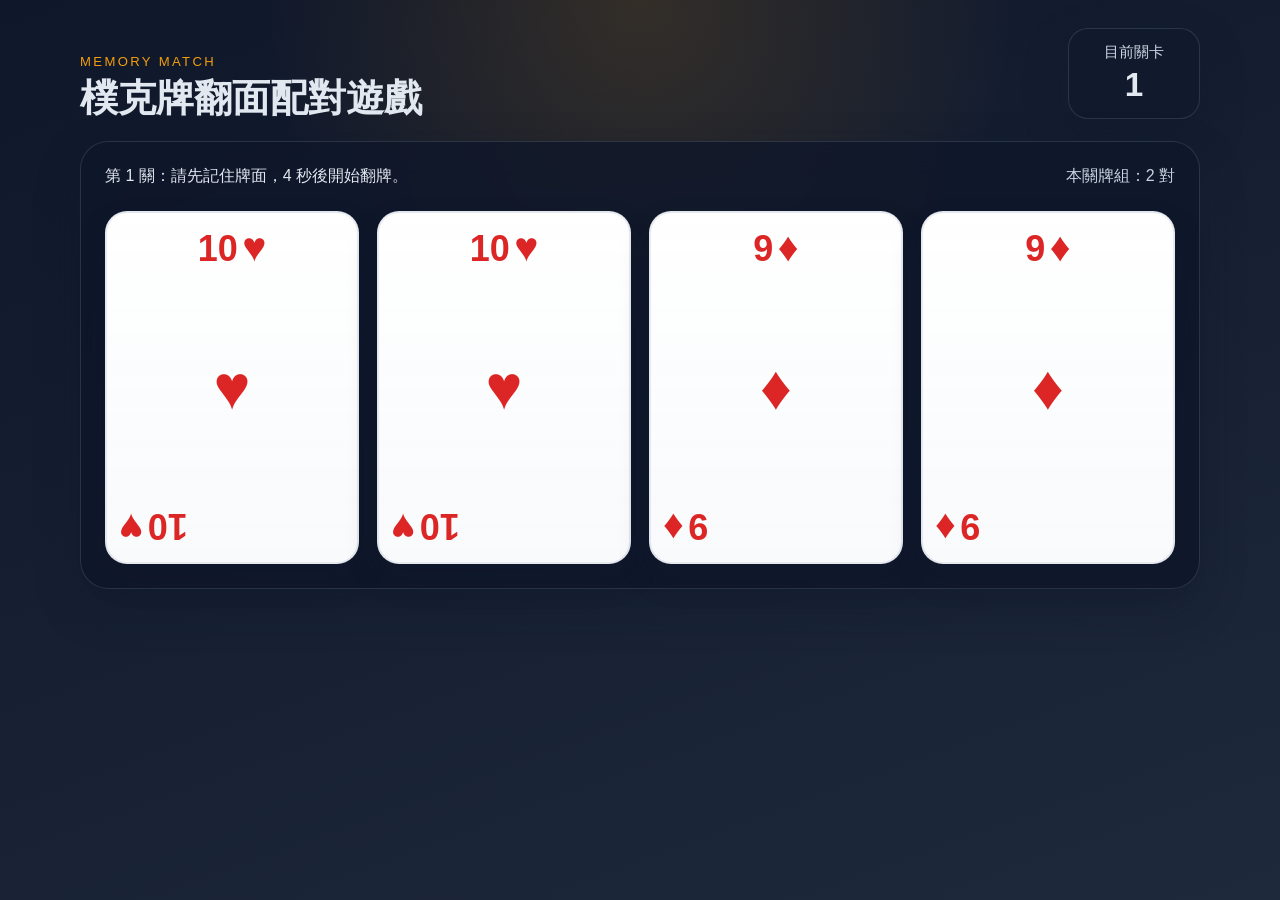
<file: index.html>
<!doctype html>
<html lang="zh-Hant">
  <head>
    <meta charset="utf-8">
    <meta name="viewport" content="width=device-width, initial-scale=1">
    <title>樸克牌翻面配對遊戲</title>
    <link rel="stylesheet" href="styles.css">
  </head>
  <body>
    <main class="app-shell">
      <header class="topbar">
        <div>
          <p class="eyebrow">Memory Match</p>
          <h1>樸克牌翻面配對遊戲</h1>
        </div>
        <div class="level-badge" aria-label="目前關卡">
          <span>目前關卡</span>
          <strong id="level-number">1</strong>
        </div>
      </header>

      <section class="game-panel" aria-labelledby="status-text">
        <div class="hud">
          <p id="status-text" class="status-text" role="status" aria-live="polite">遊戲準備中...</p>
          <p class="pair-text">本關牌組：<span id="pair-count">2</span> 對</p>
        </div>

        <div id="board-stage" class="board-stage">
          <div id="board" class="board" aria-label="樸克牌配對區"></div>
        </div>
      </section>
    </main>

    <div id="overlay" class="overlay hidden" aria-hidden="true">
      <section class="dialog" aria-modal="true" aria-labelledby="dialog-title">
        <h2 id="dialog-title">本關完成</h2>
        <p id="dialog-message">請選擇下一步。</p>
        <div class="dialog-actions">
          <button id="continue-btn" type="button">繼續遊戲</button>
          <button id="next-level-btn" class="primary" type="button">增加難度</button>
          <button id="end-btn" class="ghost" type="button">結束遊戲</button>
          <button id="restart-btn" class="hidden" type="button">重新開始</button>
        </div>
        <section id="jump-panel" class="jump-panel hidden" aria-labelledby="jump-title">
          <p id="jump-title" class="jump-title">快速跳關</p>
          <div id="jump-buttons" class="jump-buttons"></div>
        </section>
      </section>
    </div>

    <script src="script.js"></script>
  </body>
</html>
</file>
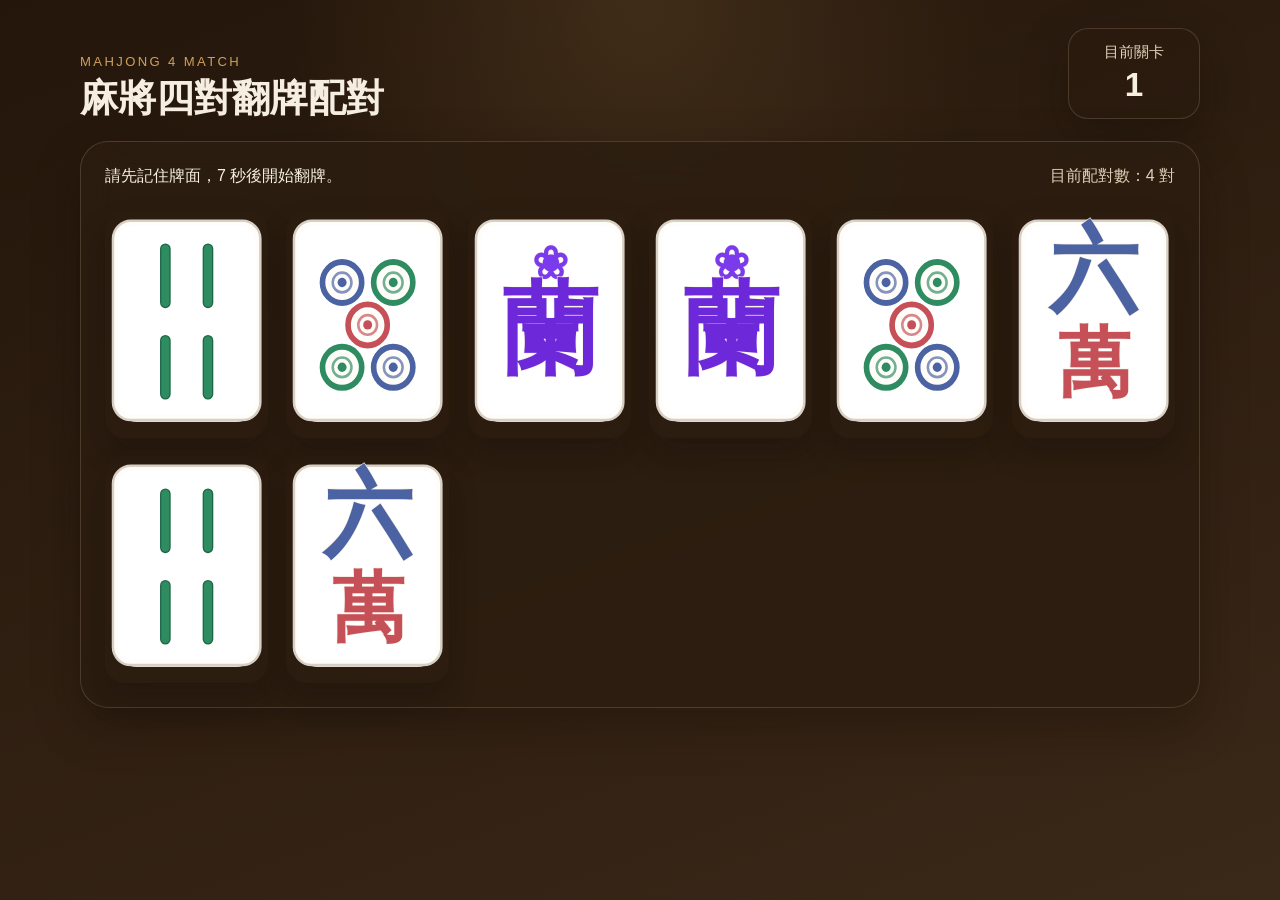
<file: mahjong-4match.html>
<!doctype html>
<html lang="zh-Hant">
  <head>
    <meta charset="utf-8">
    <meta name="viewport" content="width=device-width, initial-scale=1">
    <title>麻將四對翻牌配對</title>
    <link rel="stylesheet" href="mahjong-match.css">
  </head>
  <body>
    <main class="app-shell">
      <header class="topbar">
        <div>
          <p class="eyebrow">Mahjong 4 Match</p>
          <h1>麻將四對翻牌配對</h1>
        </div>
        <div class="level-badge" aria-label="目前關卡">
          <span>目前關卡</span>
          <strong id="level-number">1</strong>
        </div>
      </header>

      <section class="game-panel" aria-labelledby="status-text">
        <div class="hud">
          <p id="status-text" class="status-text" role="status" aria-live="polite">遊戲準備中…</p>
          <p class="pair-text">目前配對數：<span id="pair-count">4</span> 對</p>
        </div>

        <div id="board-stage" class="board-stage">
          <div id="board" class="board" aria-label="麻將翻牌區"></div>
        </div>
      </section>
    </main>

    <div id="overlay" class="overlay hidden" aria-hidden="true">
      <section class="dialog" aria-modal="true" aria-labelledby="dialog-title">
        <h2 id="dialog-title">遊戲訊息</h2>
        <p id="dialog-message">請選擇接下來要進行的動作。</p>
        <div class="dialog-actions">
          <button id="continue-btn" class="primary" type="button">繼續遊戲</button>
          <button id="end-btn" class="ghost" type="button">結束遊戲</button>
          <button id="restart-btn" class="hidden" type="button">重新開始</button>
        </div>
      </section>
    </div>

    <script src="mahjong-tiles.js"></script>
    <script src="mahjong-4match.js"></script>
  </body>
</html>
</file>
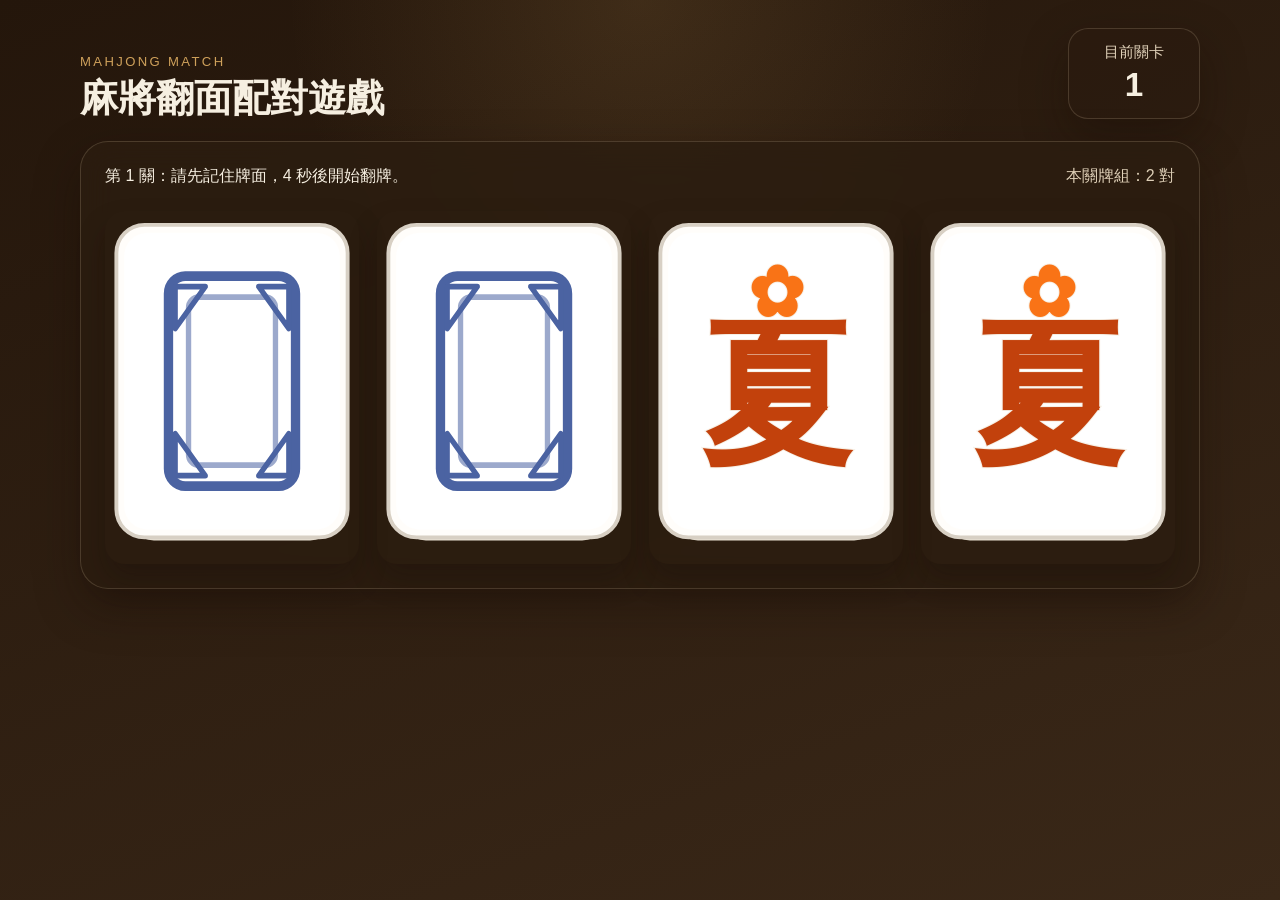
<file: mahjong-match.html>
<!doctype html>
<html lang="zh-Hant">
  <head>
    <meta charset="utf-8">
    <meta name="viewport" content="width=device-width, initial-scale=1">
    <title>麻將翻面配對遊戲</title>
    <link rel="stylesheet" href="mahjong-match.css">
  </head>
  <body>
    <main class="app-shell">
      <header class="topbar">
        <div>
          <p class="eyebrow">Mahjong Match</p>
          <h1>麻將翻面配對遊戲</h1>
        </div>
        <div class="level-badge" aria-label="目前關卡">
          <span>目前關卡</span>
          <strong id="level-number">1</strong>
        </div>
      </header>

      <section class="game-panel" aria-labelledby="status-text">
        <div class="hud">
          <p id="status-text" class="status-text" role="status" aria-live="polite">遊戲準備中...</p>
          <p class="pair-text">本關牌組：<span id="pair-count">2</span> 對</p>
        </div>

        <div id="board-stage" class="board-stage">
          <div id="board" class="board" aria-label="麻將配對區"></div>
        </div>
      </section>
    </main>

    <div id="overlay" class="overlay hidden" aria-hidden="true">
      <section class="dialog" aria-modal="true" aria-labelledby="dialog-title">
        <h2 id="dialog-title">本關完成</h2>
        <p id="dialog-message">請選擇下一步。</p>
        <div class="dialog-actions">
          <button id="continue-btn" type="button">繼續遊戲</button>
          <button id="next-level-btn" class="primary" type="button">增加難度</button>
          <button id="end-btn" class="ghost" type="button">結束遊戲</button>
          <button id="restart-btn" class="hidden" type="button">重新開始</button>
        </div>
        <section id="jump-panel" class="jump-panel hidden" aria-labelledby="jump-title">
          <p id="jump-title" class="jump-title">快速跳關</p>
          <div id="jump-buttons" class="jump-buttons"></div>
        </section>
      </section>
    </div>

    <script src="mahjong-tiles.js"></script>
    <script src="mahjong-match.js"></script>
  </body>
</html>
</file>
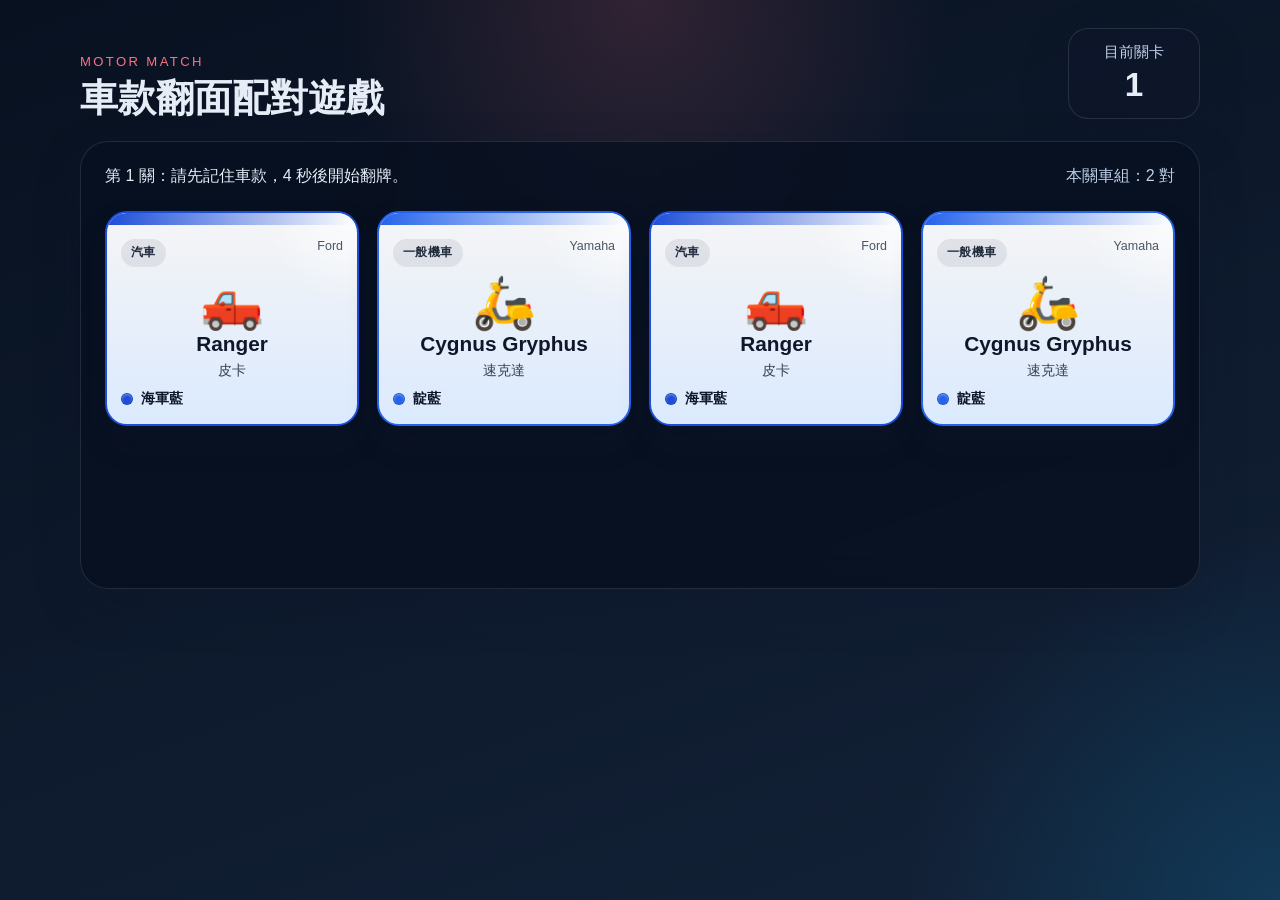
<file: motor-match.html>
<!doctype html>
<html lang="zh-Hant">
  <head>
    <meta charset="utf-8">
    <meta name="viewport" content="width=device-width, initial-scale=1">
    <title>車款翻面配對遊戲</title>
    <link rel="stylesheet" href="motor-match.css">
  </head>
  <body>
    <main class="app-shell">
      <header class="topbar">
        <div>
          <p class="eyebrow">Motor Match</p>
          <h1>車款翻面配對遊戲</h1>
        </div>
        <div class="level-badge" aria-label="目前關卡">
          <span>目前關卡</span>
          <strong id="level-number">1</strong>
        </div>
      </header>

      <section class="game-panel" aria-labelledby="status-text">
        <div class="hud">
          <p id="status-text" class="status-text" role="status" aria-live="polite">遊戲準備中...</p>
          <p class="pair-text">本關車組：<span id="pair-count">2</span> 對</p>
        </div>

        <div id="board" class="board" aria-label="車款配對區"></div>
      </section>
    </main>

    <div id="overlay" class="overlay hidden" aria-hidden="true">
      <section class="dialog" aria-modal="true" aria-labelledby="dialog-title">
        <h2 id="dialog-title">本關完成</h2>
        <p id="dialog-message">請選擇下一步。</p>
        <div class="dialog-actions">
          <button id="continue-btn" type="button">繼續遊戲</button>
          <button id="next-level-btn" class="primary" type="button">增加難度</button>
          <button id="end-btn" class="ghost" type="button">結束遊戲</button>
          <button id="restart-btn" class="hidden" type="button">重新開始</button>
        </div>
        <section id="jump-panel" class="jump-panel hidden" aria-labelledby="jump-title">
          <p id="jump-title" class="jump-title">快速跳關</p>
          <div id="jump-buttons" class="jump-buttons"></div>
        </section>
      </section>
    </div>

    <script src="motor-match.js"></script>
  </body>
</html>
</file>
<file: styles.css>
:root {
  --bg-start: #0f172a;
  --bg-end: #1e293b;
  --panel: rgba(15, 23, 42, 0.78);
  --panel-border: rgba(148, 163, 184, 0.2);
  --text-main: #e2e8f0;
  --text-muted: #cbd5e1;
  --accent: #f59e0b;
  --accent-strong: #ea580c;
  --card-back-start: #2563eb;
  --card-back-end: #1d4ed8;
  --card-front: #fffdf8;
  --shadow: 0 18px 45px rgba(15, 23, 42, 0.32);
  --danger: #dc2626;
  --success: #22c55e;
}

* {
  box-sizing: border-box;
}

body {
  margin: 0;
  min-height: 100vh;
  font-family: "Segoe UI", "Noto Sans TC", sans-serif;
  color: var(--text-main);
  overflow-x: hidden;
  background:
    radial-gradient(circle at top, rgba(245, 158, 11, 0.15), transparent 34%),
    linear-gradient(160deg, var(--bg-start), var(--bg-end));
}

button {
  font: inherit;
}

.app-shell {
  width: min(1120px, calc(100% - 32px));
  margin: 0 auto;
  padding: 28px 0 40px;
}

.topbar {
  display: flex;
  align-items: end;
  justify-content: space-between;
  gap: 20px;
  margin-bottom: 22px;
}

.eyebrow {
  margin: 0 0 8px;
  color: var(--accent);
  font-size: 0.82rem;
  letter-spacing: 0.18em;
  text-transform: uppercase;
}

h1 {
  margin: 0;
  font-size: clamp(1.9rem, 3vw, 3rem);
  line-height: 1.1;
}

.level-badge {
  min-width: 132px;
  padding: 14px 18px;
  border: 1px solid var(--panel-border);
  border-radius: 20px;
  background: rgba(15, 23, 42, 0.55);
  box-shadow: var(--shadow);
  text-align: center;
}

.level-badge span {
  display: block;
  color: var(--text-muted);
  font-size: 0.92rem;
}

.level-badge strong {
  display: block;
  margin-top: 4px;
  font-size: clamp(1.6rem, 2.6vw, 2.2rem);
}

.game-panel {
  display: flex;
  flex-direction: column;
  padding: 24px;
  border: 1px solid var(--panel-border);
  border-radius: 28px;
  background: var(--panel);
  box-shadow: var(--shadow);
  backdrop-filter: blur(16px);
}

.hud {
  display: flex;
  justify-content: space-between;
  align-items: center;
  gap: 16px;
  flex-wrap: wrap;
  margin-bottom: 24px;
}

.status-text,
.pair-text {
  margin: 0;
}

.status-text {
  font-size: 1rem;
  color: var(--text-main);
}

.pair-text {
  color: var(--text-muted);
}

.board-stage {
  position: relative;
  width: 100%;
}

.board {
  display: grid;
  grid-template-columns: repeat(auto-fit, minmax(clamp(84px, 18vw, 140px), 1fr));
  gap: var(--board-gap, clamp(12px, 2vw, 18px));
  transform-origin: top center;
}

.card {
  position: relative;
  padding: 0;
  border: 0;
  background: transparent;
  aspect-ratio: 0.72 / 1;
  cursor: pointer;
  transition: transform 0.24s ease, opacity 0.24s ease;
  touch-action: manipulation;
}

.card:hover {
  transform: translateY(-4px);
}

.card:focus-visible {
  outline: 3px solid rgba(245, 158, 11, 0.9);
  outline-offset: 3px;
}

.card.locked {
  cursor: default;
}

.card.matched {
  opacity: 0;
  transform: scale(0.72);
  pointer-events: none;
}

.card-inner {
  position: absolute;
  inset: 0;
  transform-style: preserve-3d;
  transition: transform 0.56s ease;
}

.card.face-up .card-inner {
  transform: rotateY(180deg);
}

.card-face {
  position: absolute;
  inset: 0;
  display: flex;
  flex-direction: column;
  justify-content: space-between;
  border-radius: 22px;
  backface-visibility: hidden;
  overflow: hidden;
  box-shadow: 0 16px 28px rgba(15, 23, 42, 0.25);
}

.card-front {
  padding: 14px 12px;
  transform: rotateY(180deg);
  border: 2px solid rgba(148, 163, 184, 0.22);
  background:
    linear-gradient(180deg, rgba(255, 255, 255, 0.95), rgba(248, 250, 252, 1)),
    var(--card-front);
  color: #0f172a;
}

.card-front.red {
  color: var(--danger);
}

.card-back {
  align-items: center;
  justify-content: center;
  border: 2px solid rgba(255, 255, 255, 0.16);
  background:
    radial-gradient(circle at top left, rgba(255, 255, 255, 0.22), transparent 32%),
    repeating-linear-gradient(
      45deg,
      rgba(255, 255, 255, 0.14),
      rgba(255, 255, 255, 0.14) 10px,
      rgba(255, 255, 255, 0.04) 10px,
      rgba(255, 255, 255, 0.04) 20px
    ),
    linear-gradient(140deg, var(--card-back-start), var(--card-back-end));
  color: white;
}

.card-rank {
  font-size: clamp(1.75rem, 4.5vw, 2.25rem);
  font-weight: 700;
  line-height: 1;
}

.card-suit {
  font-size: clamp(2rem, 4.8vw, 2.55rem);
  line-height: 1;
}

.card-center {
  align-self: center;
  font-size: clamp(2.85rem, 7.8vw, 3.9rem);
}

.card-back-mark {
  font-size: clamp(2.4rem, 7vw, 3.3rem);
  opacity: 0.95;
}

.card-corner.bottom {
  transform: rotate(180deg);
  text-align: right;
}

.overlay {
  position: fixed;
  inset: 0;
  display: grid;
  place-items: center;
  padding: 20px;
  background: rgba(15, 23, 42, 0.62);
  backdrop-filter: blur(8px);
}

.overlay.hidden,
.hidden {
  display: none;
}

.dialog {
  width: min(480px, 100%);
  padding: 28px;
  border: 1px solid rgba(255, 255, 255, 0.14);
  border-radius: 28px;
  background: rgba(15, 23, 42, 0.96);
  box-shadow: var(--shadow);
}

.dialog h2 {
  margin: 0 0 10px;
  font-size: 1.8rem;
}

.dialog p {
  margin: 0 0 24px;
  color: var(--text-muted);
  line-height: 1.6;
}

.dialog-actions {
  display: grid;
  gap: 12px;
  grid-template-columns: repeat(auto-fit, minmax(140px, 1fr));
}

.dialog-actions button {
  min-height: 48px;
  padding: 0 16px;
  border: 0;
  border-radius: 14px;
  background: rgba(255, 255, 255, 0.08);
  color: var(--text-main);
  cursor: pointer;
  transition: transform 0.18s ease, background 0.18s ease;
}

.dialog-actions button:hover {
  transform: translateY(-1px);
  background: rgba(255, 255, 255, 0.14);
}

.dialog-actions .primary {
  background: linear-gradient(135deg, var(--accent), var(--accent-strong));
  color: #111827;
  font-weight: 700;
}

.dialog-actions .ghost {
  border: 1px solid rgba(255, 255, 255, 0.12);
  background: transparent;
}

.jump-panel {
  margin-top: 22px;
  padding-top: 18px;
  border-top: 1px solid rgba(255, 255, 255, 0.1);
}

.jump-title {
  margin: 0 0 12px;
  color: var(--text-main);
  font-size: 0.95rem;
  font-weight: 700;
}

.jump-buttons {
  display: grid;
  gap: 10px;
  grid-template-columns: repeat(auto-fit, minmax(110px, 1fr));
}

.jump-buttons button {
  min-height: 44px;
  padding: 0 14px;
  border: 1px solid rgba(96, 165, 250, 0.2);
  border-radius: 12px;
  background: rgba(59, 130, 246, 0.12);
  color: var(--text-main);
  cursor: pointer;
}

@media (max-width: 768px) {
  .app-shell {
    width: min(100% - 20px, 100%);
    padding-top: 20px;
    padding-bottom: 20px;
  }

  .topbar {
    align-items: stretch;
    flex-direction: column;
  }

  .level-badge {
    width: 100%;
  }

  .game-panel {
    padding: 18px;
    border-radius: 22px;
  }

  .hud {
    margin-bottom: 14px;
  }
}

@media (max-width: 480px) {
  .board {
    gap: var(--board-gap, 8px);
  }

  .dialog {
    padding: 22px;
  }

  .dialog-actions {
    grid-template-columns: 1fr;
  }

  .card {
    aspect-ratio: 0.7 / 1;
  }
}
</file>
<file: mahjong-match.css>
:root {
  --bg-start: #24160b;
  --bg-end: #3a2818;
  --panel: rgba(44, 29, 16, 0.84);
  --panel-border: rgba(226, 204, 171, 0.18);
  --text-main: #f6efe1;
  --text-muted: #dfd0b8;
  --accent: #cfa15b;
  --accent-strong: #8f5b2e;
  --card-back-fill: #d9ebd2;
  --card-back-border: #b7d1b1;
  --shadow: 0 18px 45px rgba(22, 12, 6, 0.36);
}

* {
  box-sizing: border-box;
}

body {
  margin: 0;
  min-height: 100vh;
  min-height: 100dvh;
  font-family: "Segoe UI", "Noto Sans TC", sans-serif;
  color: var(--text-main);
  overflow-x: hidden;
  background:
    radial-gradient(circle at top, rgba(207, 161, 91, 0.14), transparent 32%),
    linear-gradient(160deg, var(--bg-start), var(--bg-end));
}

button {
  font: inherit;
}

.app-shell {
  width: min(1120px, calc(100% - 32px));
  margin: 0 auto;
  padding: 28px 0 max(40px, calc(env(safe-area-inset-bottom) + 24px));
}

.topbar {
  display: flex;
  align-items: end;
  justify-content: space-between;
  gap: 20px;
  margin-bottom: 22px;
}

.eyebrow {
  margin: 0 0 8px;
  color: var(--accent);
  font-size: 0.82rem;
  letter-spacing: 0.18em;
  text-transform: uppercase;
}

h1 {
  margin: 0;
  font-size: clamp(1.9rem, 3vw, 3rem);
  line-height: 1.1;
}

.level-badge {
  min-width: 132px;
  padding: 14px 18px;
  border: 1px solid var(--panel-border);
  border-radius: 20px;
  background: rgba(42, 27, 15, 0.62);
  box-shadow: var(--shadow);
  text-align: center;
}

.level-badge span {
  display: block;
  color: var(--text-muted);
  font-size: 0.92rem;
}

.level-badge strong {
  display: block;
  margin-top: 4px;
  font-size: clamp(1.6rem, 2.6vw, 2.2rem);
}

.game-panel {
  display: flex;
  flex-direction: column;
  padding: 24px;
  border: 1px solid var(--panel-border);
  border-radius: 28px;
  background: var(--panel);
  box-shadow: var(--shadow);
  backdrop-filter: blur(16px);
}

.hud {
  display: flex;
  justify-content: space-between;
  align-items: center;
  gap: 16px;
  flex-wrap: wrap;
  margin-bottom: 24px;
}

.status-text,
.pair-text {
  margin: 0;
}

.status-text {
  font-size: 1rem;
  color: var(--text-main);
}

.pair-text {
  color: var(--text-muted);
}

.board-stage {
  position: relative;
  width: 100%;
}

.board {
  display: grid;
  grid-template-columns: repeat(auto-fit, minmax(clamp(84px, 18vw, 140px), 1fr));
  gap: var(--board-gap, clamp(12px, 2vw, 18px));
  transform-origin: top center;
}

.card {
  position: relative;
  padding: 0;
  border: 0;
  background: transparent;
  aspect-ratio: 0.72 / 1;
  cursor: pointer;
  transition: transform 0.24s ease, opacity 0.24s ease;
  touch-action: manipulation;
}

.card:hover {
  transform: translateY(-4px);
}

.card:disabled,
.card.locked {
  cursor: default;
}

.card:focus-visible {
  outline: 3px solid rgba(207, 161, 91, 0.95);
  outline-offset: 3px;
}

.card.matched {
  opacity: 0;
  transform: scale(0.72);
  pointer-events: none;
}

.card-inner {
  position: absolute;
  inset: 0;
  transform-style: preserve-3d;
  transition: transform 0.56s ease;
}

.card.face-up .card-inner {
  transform: rotateY(180deg);
}

.card-face {
  position: absolute;
  inset: 0;
  display: flex;
  flex-direction: column;
  border-radius: 20px;
  backface-visibility: hidden;
  overflow: hidden;
  box-shadow: 0 16px 28px rgba(22, 12, 6, 0.28);
}

.card-front {
  position: relative;
  justify-content: center;
  gap: 0;
  padding: 2px;
  transform: rotateY(180deg);
  border: 0;
  background: transparent;
  color: var(--tile-ink, #1f2937);
}

.card-back {
  align-items: stretch;
  justify-content: flex-start;
  padding: 12px 12px 14px;
  border: 2px solid var(--card-back-border);
  background: linear-gradient(180deg, rgba(255, 252, 245, 0.98), #edf3e7);
}

.card-back::after {
  content: "";
  display: block;
  flex: 1 1 auto;
  width: 100%;
  border-radius: 14px;
  background: var(--card-back-fill);
  box-shadow: inset 0 0 0 1px rgba(109, 150, 106, 0.2);
}

.card-front,
.card-back {
  width: 100%;
  height: 100%;
  box-sizing: border-box;
}

.card-back-mark {
  font-size: clamp(2.3rem, 7vw, 3.1rem);
  opacity: 0.94;
}

.card-back-text {
  margin-top: 10px;
  font-size: 0.82rem;
  letter-spacing: 0.18em;
  text-transform: uppercase;
}

.tile-display {
  flex: 1 1 auto;
  min-height: 0;
  display: flex;
  align-items: center;
  justify-content: center;
  width: 100%;
  height: 100%;
}

.tile-display-text {
  flex-direction: column;
}

.tile-display-wan {
  gap: 4px;
}

.tile-wan-number {
  font-size: clamp(2rem, 6vw, 2.95rem);
  font-weight: 800;
  line-height: 1;
  color: #5c6da7;
}

.tile-wan-face {
  font-size: clamp(2.05rem, 6.2vw, 3rem);
  font-weight: 800;
  line-height: 1;
  color: #d06d70;
}

.tile-glyph-text {
  font-weight: 800;
  line-height: 1;
}

.tile-glyph-text.wind {
  font-size: clamp(2.5rem, 7vw, 3.8rem);
  color: #5668a0;
}

.tile-display-flower {
  gap: 8px;
}

.tile-flower-mark {
  font-size: clamp(1.4rem, 4.2vw, 2rem);
  line-height: 1;
  color: var(--tile-accent, #cfa15b);
}

.tile-glyph-text.flower {
  font-size: clamp(2rem, 5.8vw, 3rem);
  color: var(--tile-ink, #1f2937);
}

.tile-display-art {
  padding: 0;
}

.tile-art-svg {
  display: block;
  width: 100%;
  height: 100%;
  max-width: 100%;
  max-height: 100%;
}

.overlay {
  position: fixed;
  inset: 0;
  display: grid;
  place-items: center;
  padding: 20px;
  background: rgba(22, 12, 6, 0.62);
  backdrop-filter: blur(8px);
}

.overlay.hidden,
.hidden {
  display: none;
}

.dialog {
  width: min(480px, 100%);
  padding: 28px;
  border: 1px solid rgba(255, 255, 255, 0.14);
  border-radius: 28px;
  background: rgba(34, 22, 12, 0.96);
  box-shadow: var(--shadow);
}

.dialog h2 {
  margin: 0 0 10px;
  font-size: 1.8rem;
}

.dialog p {
  margin: 0 0 24px;
  color: var(--text-muted);
  line-height: 1.6;
}

.dialog-actions {
  display: grid;
  gap: 12px;
  grid-template-columns: repeat(auto-fit, minmax(140px, 1fr));
}

.dialog-actions button,
.jump-buttons button {
  min-height: 46px;
  padding: 0 14px;
  border: 0;
  border-radius: 14px;
  color: var(--text-main);
  cursor: pointer;
}

.dialog-actions button {
  background: rgba(255, 255, 255, 0.08);
  transition: transform 0.18s ease, background 0.18s ease;
}

.dialog-actions button:hover {
  transform: translateY(-1px);
  background: rgba(255, 255, 255, 0.14);
}

.dialog-actions .primary {
  background: linear-gradient(135deg, var(--accent), var(--accent-strong));
  color: #24160b;
  font-weight: 700;
}

.dialog-actions .ghost {
  border: 1px solid rgba(255, 255, 255, 0.12);
  background: transparent;
}

.jump-panel {
  margin-top: 22px;
  padding-top: 18px;
  border-top: 1px solid rgba(255, 255, 255, 0.1);
}

.jump-title {
  margin: 0 0 12px;
  color: var(--text-main);
  font-size: 0.95rem;
  font-weight: 700;
}

.jump-buttons {
  display: grid;
  gap: 10px;
  grid-template-columns: repeat(auto-fit, minmax(110px, 1fr));
}

.jump-buttons button {
  border: 1px solid rgba(207, 161, 91, 0.22);
  background: rgba(207, 161, 91, 0.12);
}

@media (max-width: 768px) {
  .app-shell {
    width: min(100% - 20px, 100%);
    padding-top: 20px;
    padding-bottom: max(28px, calc(env(safe-area-inset-bottom) + 28px));
  }

  .topbar {
    align-items: stretch;
    flex-direction: column;
  }

  .level-badge {
    width: 100%;
  }

  .game-panel {
    padding: 18px;
    border-radius: 22px;
  }

  .hud {
    margin-bottom: 14px;
  }

  .tile-art-svg {
    max-width: 100%;
    max-height: 100%;
  }
}

@media (max-width: 480px) {
  .board {
    gap: var(--board-gap, 8px);
  }

  .app-shell {
    padding-bottom: max(44px, calc(env(safe-area-inset-bottom) + 36px));
  }

  .dialog {
    padding: 22px;
  }

  .dialog-actions {
    grid-template-columns: 1fr;
  }

  .card {
    aspect-ratio: 0.7 / 1;
  }

  .tile-art-svg {
    max-width: 100%;
    max-height: 100%;
  }
}
</file>
<file: motor-match.css>
:root {
  --bg-start: #081120;
  --bg-end: #132238;
  --panel: rgba(8, 17, 32, 0.82);
  --panel-border: rgba(148, 163, 184, 0.18);
  --text-main: #e6edf7;
  --text-muted: #bfd0ea;
  --accent: #fb7185;
  --accent-strong: #f97316;
  --card-back-start: #0f172a;
  --card-back-end: #1e3a5f;
  --shadow: 0 18px 45px rgba(15, 23, 42, 0.32);
  --danger: #dc2626;
  --success: #22c55e;
}

* {
  box-sizing: border-box;
}

body {
  margin: 0;
  min-height: 100vh;
  font-family: "Trebuchet MS", "Noto Sans TC", sans-serif;
  color: var(--text-main);
  background:
    radial-gradient(circle at top, rgba(251, 113, 133, 0.16), transparent 28%),
    radial-gradient(circle at bottom right, rgba(14, 165, 233, 0.18), transparent 24%),
    linear-gradient(160deg, var(--bg-start), var(--bg-end));
}

button {
  font: inherit;
}

.app-shell {
  width: min(1120px, calc(100% - 32px));
  margin: 0 auto;
  padding: 28px 0 40px;
}

.topbar {
  display: flex;
  align-items: end;
  justify-content: space-between;
  gap: 20px;
  margin-bottom: 22px;
}

.eyebrow {
  margin: 0 0 8px;
  color: var(--accent);
  font-size: 0.82rem;
  letter-spacing: 0.18em;
  text-transform: uppercase;
}

h1 {
  margin: 0;
  font-size: clamp(1.9rem, 3vw, 3rem);
  line-height: 1.1;
}

.level-badge {
  min-width: 132px;
  padding: 14px 18px;
  border: 1px solid var(--panel-border);
  border-radius: 20px;
  background: rgba(15, 23, 42, 0.55);
  box-shadow: var(--shadow);
  text-align: center;
}

.level-badge span {
  display: block;
  color: var(--text-muted);
  font-size: 0.92rem;
}

.level-badge strong {
  display: block;
  margin-top: 4px;
  font-size: clamp(1.6rem, 2.6vw, 2.2rem);
}

.game-panel {
  padding: 24px;
  border: 1px solid var(--panel-border);
  border-radius: 28px;
  background: var(--panel);
  box-shadow: var(--shadow);
  backdrop-filter: blur(16px);
}

.hud {
  display: flex;
  justify-content: space-between;
  align-items: center;
  gap: 16px;
  flex-wrap: wrap;
  margin-bottom: 24px;
}

.status-text,
.pair-text {
  margin: 0;
}

.status-text {
  font-size: 1rem;
  color: var(--text-main);
}

.pair-text {
  color: var(--text-muted);
}

.board {
  display: grid;
  grid-template-columns: repeat(auto-fit, minmax(clamp(84px, 18vw, 140px), 1fr));
  gap: clamp(12px, 2vw, 18px);
}

.card {
  position: relative;
  padding: 0;
  border: 0;
  background: transparent;
  aspect-ratio: 0.72 / 1;
  cursor: pointer;
  transition: transform 0.24s ease, opacity 0.24s ease;
  touch-action: manipulation;
}

.card:hover {
  transform: translateY(-4px);
}

.card:disabled {
  cursor: default;
}

.card:focus-visible {
  outline: 3px solid rgba(245, 158, 11, 0.9);
  outline-offset: 3px;
}

.card.locked {
  cursor: default;
}

.card.matched {
  opacity: 0;
  transform: scale(0.72);
  pointer-events: none;
}

.card-inner {
  position: absolute;
  inset: 0;
  transform-style: preserve-3d;
  transition: transform 0.56s ease;
}

.card.face-up .card-inner {
  transform: rotateY(180deg);
}

.card-face {
  position: absolute;
  inset: 0;
  display: flex;
  flex-direction: column;
  justify-content: space-between;
  border-radius: 22px;
  backface-visibility: hidden;
  overflow: hidden;
  box-shadow: 0 16px 28px rgba(15, 23, 42, 0.25);
}

.card-front {
  position: relative;
  padding: 14px 14px 16px;
  transform: rotateY(180deg);
  border: 2px solid var(--vehicle-accent, rgba(148, 163, 184, 0.4));
  background:
    radial-gradient(circle at top right, rgba(255, 255, 255, 0.78), transparent 28%),
    linear-gradient(180deg, rgba(255, 255, 255, 0.96), var(--vehicle-tint, #eff6ff));
  color: #0f172a;
}

.card-back {
  align-items: center;
  justify-content: center;
  border: 2px solid rgba(255, 255, 255, 0.16);
  background:
    radial-gradient(circle at top left, rgba(255, 255, 255, 0.2), transparent 32%),
    linear-gradient(90deg, transparent 0 46%, rgba(251, 191, 36, 0.2) 46% 54%, transparent 54% 100%),
    repeating-linear-gradient(
      45deg,
      rgba(255, 255, 255, 0.14),
      rgba(255, 255, 255, 0.14) 10px,
      rgba(255, 255, 255, 0.04) 10px,
      rgba(255, 255, 255, 0.04) 20px
    ),
    linear-gradient(140deg, var(--card-back-start), var(--card-back-end));
  color: white;
}

.card-back-mark {
  font-size: clamp(2.4rem, 7vw, 3.3rem);
  opacity: 0.95;
}

.card-back-text {
  margin-top: 10px;
  font-size: 0.88rem;
  letter-spacing: 0.18em;
  text-transform: uppercase;
}

.vehicle-band {
  position: absolute;
  top: 0;
  left: 0;
  right: 0;
  height: 12px;
  background: linear-gradient(90deg, var(--vehicle-accent, #38bdf8), rgba(255, 255, 255, 0.92));
}

.vehicle-top {
  display: flex;
  justify-content: space-between;
  gap: 10px;
  align-items: start;
  margin-top: 12px;
}

.vehicle-tag {
  display: inline-flex;
  align-items: center;
  min-height: 28px;
  padding: 0 10px;
  border-radius: 999px;
  background: rgba(15, 23, 42, 0.08);
  color: #1e293b;
  font-size: 0.74rem;
  font-weight: 700;
  letter-spacing: 0.04em;
}

.vehicle-brand {
  font-size: 0.78rem;
  color: #475569;
  text-align: right;
}

.vehicle-emoji {
  margin: 10px 0 4px;
  align-self: center;
  font-size: clamp(2.3rem, 7vw, 3.2rem);
  line-height: 1;
}

.vehicle-model {
  font-size: clamp(1rem, 3.2vw, 1.3rem);
  font-weight: 800;
  line-height: 1.15;
}

.vehicle-meta {
  margin-top: 6px;
  font-size: 0.86rem;
  color: #334155;
}

.vehicle-color {
  display: flex;
  align-items: center;
  gap: 8px;
  margin-top: auto;
  padding-top: 10px;
  color: #0f172a;
  font-size: 0.85rem;
  font-weight: 600;
}

.vehicle-color-dot {
  width: 12px;
  height: 12px;
  border-radius: 999px;
  border: 1px solid rgba(15, 23, 42, 0.16);
  background: var(--vehicle-accent, #38bdf8);
  box-shadow: inset 0 1px 2px rgba(255, 255, 255, 0.4);
}

.overlay {
  position: fixed;
  inset: 0;
  display: grid;
  place-items: center;
  padding: 20px;
  background: rgba(15, 23, 42, 0.62);
  backdrop-filter: blur(8px);
}

.overlay.hidden,
.hidden {
  display: none;
}

.dialog {
  width: min(480px, 100%);
  padding: 28px;
  border: 1px solid rgba(255, 255, 255, 0.14);
  border-radius: 28px;
  background: rgba(15, 23, 42, 0.96);
  box-shadow: var(--shadow);
}

.dialog h2 {
  margin: 0 0 10px;
  font-size: 1.8rem;
}

.dialog p {
  margin: 0 0 24px;
  color: var(--text-muted);
  line-height: 1.6;
}

.dialog-actions {
  display: grid;
  gap: 12px;
  grid-template-columns: repeat(auto-fit, minmax(140px, 1fr));
}

.dialog-actions button {
  min-height: 48px;
  padding: 0 16px;
  border: 0;
  border-radius: 14px;
  background: rgba(255, 255, 255, 0.08);
  color: var(--text-main);
  cursor: pointer;
  transition: transform 0.18s ease, background 0.18s ease;
}

.dialog-actions button:hover {
  transform: translateY(-1px);
  background: rgba(255, 255, 255, 0.14);
}

.dialog-actions .primary {
  background: linear-gradient(135deg, var(--accent), var(--accent-strong));
  color: #111827;
  font-weight: 700;
}

.dialog-actions .ghost {
  border: 1px solid rgba(255, 255, 255, 0.12);
  background: transparent;
}

.jump-panel {
  margin-top: 22px;
  padding-top: 18px;
  border-top: 1px solid rgba(255, 255, 255, 0.1);
}

.jump-title {
  margin: 0 0 12px;
  color: var(--text-main);
  font-size: 0.95rem;
  font-weight: 700;
}

.jump-buttons {
  display: grid;
  gap: 10px;
  grid-template-columns: repeat(auto-fit, minmax(110px, 1fr));
}

.jump-buttons button {
  min-height: 44px;
  padding: 0 14px;
  border: 1px solid rgba(56, 189, 248, 0.22);
  border-radius: 12px;
  background: rgba(56, 189, 248, 0.1);
  color: var(--text-main);
  cursor: pointer;
}

@media (max-width: 768px) {
  .app-shell {
    width: min(100% - 20px, 100%);
    padding-top: 20px;
  }

  .topbar {
    align-items: stretch;
    flex-direction: column;
  }

  .level-badge {
    width: 100%;
  }

  .game-panel {
    padding: 18px;
    border-radius: 22px;
  }
}

@media (max-width: 480px) {
  .board {
    grid-template-columns: repeat(2, minmax(0, 1fr));
  }

  .dialog {
    padding: 22px;
  }

  .dialog-actions {
    grid-template-columns: 1fr;
  }
}
</file>
